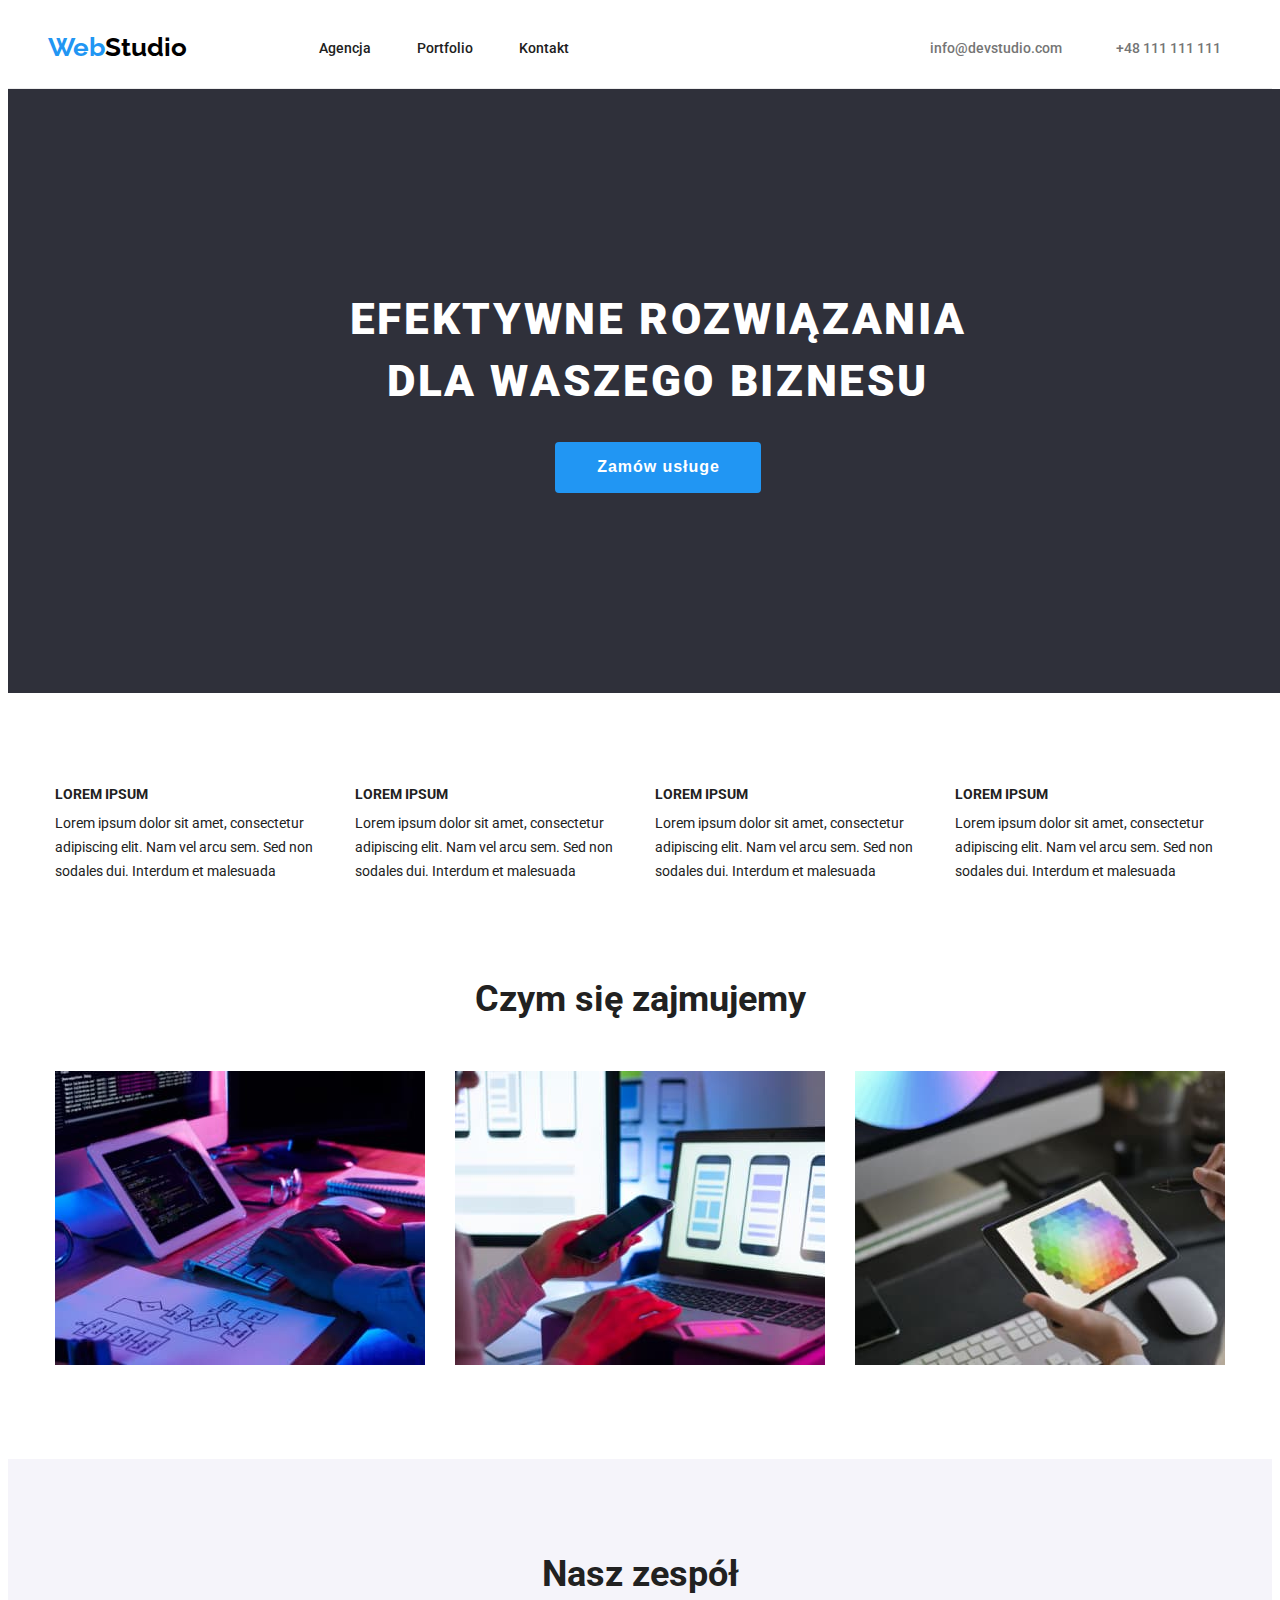
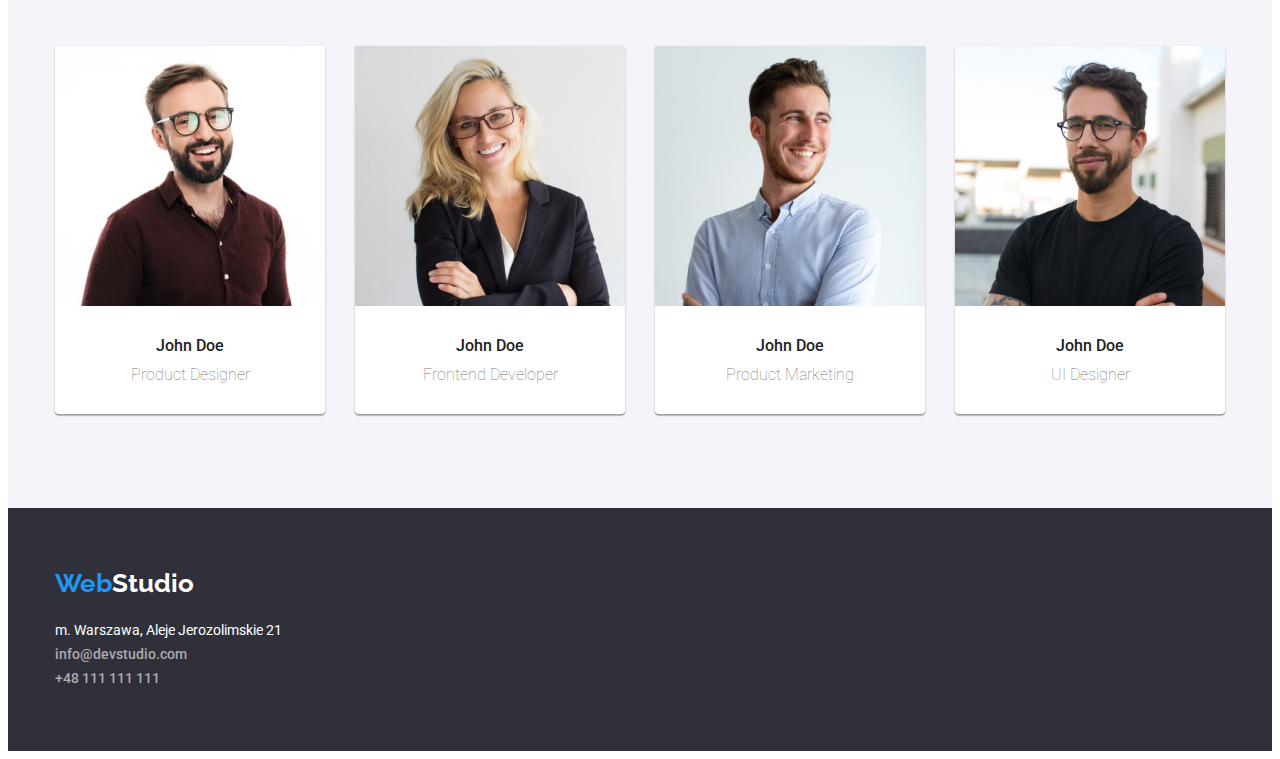
<file: index.html>
<!DOCTYPE html>
<html lang="pl">
    <head>
        <meta charset="UTF-8" />
        <meta http-equiv="X-UA-Compatible" content="IE=edge" />
        <meta name="viewport" content="width=device-width, initial-scale=1.0" />
        <title>Zadanie domowe #1</title>
        <link
            rel="stylesheet"
            href="https://cdnjs.cloudflare.com/ajax/libs/modern-normalize/1.1.0/modern-normalize.min.css"
            integrity="sha512-wpPYUAdjBVSE4KJnH1VR1HeZfpl1ub8YT/NKx4PuQ5NmX2tKuGu6U/JRp5y+Y8XG2tV+wKQpNHVUX03MfMFn9Q=="
            crossorigin="anonymous"
            referrerpolicy="no-referrer"
        />
        <link href="./css/styles.css" rel="stylesheet" />
        <link rel="preconnect" href="https://fonts.googleapis.com" />
        <link rel="preconnect" href="https://fonts.gstatic.com" crossorigin />
        <link
            href="https://fonts.googleapis.com/css2?family=Raleway:ital,wght@0,700;1,700&display=swap"
            rel="stylesheet"
        />
        <link rel="preconnect" href="https://fonts.googleapis.com" />
        <link rel="preconnect" href="https://fonts.gstatic.com" crossorigin />
        <link
            href="https://fonts.googleapis.com/css2?family=Raleway:ital,wght@0,700;1,700&family=Roboto:wght@400;500;700;900&display=swap"
            rel="stylesheet"
        />
    </head>
    <body>
        <header class="header">
            <div class="container">
                <a class="logo" href="index.html"><span class="logo-color">Web</span>Studio</a>
                <nav>
                    <ul class="nav-list">
                        <li><a class="nav-list-item" href="index.html">Agencja</a></li>
                        <li><a class="nav-list-item" href="portfolio.html">Portfolio</a></li>
                        <li><a class="nav-list-item" href="#">Kontakt</a></li>
                    </ul>
                </nav>
                <div class="contact">
                    <a class="contact-links" href="mailto:info@devstudio.com">info@devstudio.com</a>
                    <a class="contact-links" href="tel:+48111111111">+48 111 111 111</a>
                </div>
            </div>
        </header>
        <main>
            <section class="first-section section">
                <div class="container">
                    <h1 class="main-heading">
                        EFEKTYWNE ROZWIĄZANIA <br />
                        DLA WASZEGO BIZNESU
                    </h1>
                    <button type="button">Zamów usługe</button>
                </div>
            </section>
            <section class="our-strength section">
                <div class="container">
                    <ul class="our-strength-list">
                        <li class="our-strength-list-item">
                            <h3>LOREM IPSUM</h3>
                            <p>
                                Lorem ipsum dolor sit amet, consectetur adipiscing elit. Nam vel
                                arcu sem. Sed non sodales dui. Interdum et malesuada
                            </p>
                        </li>
                        <li class="our-strength-list-item">
                            <h3>LOREM IPSUM</h3>
                            <p>
                                Lorem ipsum dolor sit amet, consectetur adipiscing elit. Nam vel
                                arcu sem. Sed non sodales dui. Interdum et malesuada
                            </p>
                        </li>
                        <li class="our-strength-list-item">
                            <h3>LOREM IPSUM</h3>
                            <p>
                                Lorem ipsum dolor sit amet, consectetur adipiscing elit. Nam vel
                                arcu sem. Sed non sodales dui. Interdum et malesuada
                            </p>
                        </li>
                        <li class="our-strength-list-item">
                            <h3>LOREM IPSUM</h3>
                            <p>
                                Lorem ipsum dolor sit amet, consectetur adipiscing elit. Nam vel
                                arcu sem. Sed non sodales dui. Interdum et malesuada
                            </p>
                        </li>
                    </ul>
                </div>
            </section>
            <section class="what-we-do section">
                <div class="container">
                    <h2>Czym się zajmujemy</h2>
                    <div class="what-we-do-item">
                        <img
                            class="what-we-do-img"
                            src="./images/img1.jpg"
                            alt="Kodowanie programu"
                            width="370"
                            height="294"
                        />
                        <img
                            class="what-we-do-img"
                            src="./images/img2.jpg"
                            alt="Testowanie aplikacji mobilnej"
                            width="370"
                            height="294"
                        />
                        <img
                            class="what-we-do-img"
                            src="./images/img3.jpg"
                            alt="Tablet z paletą kolorów"
                            width="370"
                            height="294"
                        />
                    </div>
                </div>
            </section>
            <section class="our-team section">
                <div class="container">
                    <h2>Nasz zespół</h2>
                    <div class="our-team-list">
                        <figure class="our-team-item">
                            <img
                                src="./images/img4.jpg"
                                alt="zdjęcie John doe"
                                width="270"
                                height="260"
                            />
                            <figcaption>
                                <h4>John Doe</h4>
                                <p>Product Designer</p>
                            </figcaption>
                        </figure>
                        <figure class="our-team-item">
                            <img
                                src="./images/img5.jpg"
                                alt="zdjęcie John doe"
                                width="270"
                                height="260"
                            />
                            <figcaption>
                                <h4>John Doe</h4>
                                <p>Frontend Developer</p>
                            </figcaption>
                        </figure>
                        <figure class="our-team-item">
                            <img
                                src="./images/img6.jpg"
                                alt="zdjęcie John doe"
                                width="270"
                                height="260"
                            />
                            <figcaption>
                                <h4>John Doe</h4>
                                <p>Product Marketing</p>
                            </figcaption>
                        </figure>
                        <figure class="our-team-item">
                            <img
                                src="images/img7.jpg"
                                alt="zdjęcie John doe"
                                width="270"
                                height="260"
                            />
                            <figcaption>
                                <h4>John Doe</h4>
                                <p>UI Designer</p>
                            </figcaption>
                        </figure>
                    </div>
                </div>
            </section>
        </main>
        <footer class="footer">
            <div class="container">
                <a class="logo" href="index.html"
                    ><span class="logo-color">Web</span
                    ><span class="logo-color-sec">Studio</span></a
                >
                <address>
                    <p>m. Warszawa, Aleje Jerozolimskie 21</p>
                    <a class="contact-links" href="mailto:info@devstudio.com">info@devstudio.com</a>
                    <br />
                    <a class="contact-links" href="tel:+48111111111 ">+48 111 111 111</a>
                </address>
            </div>
        </footer>
    </body>
</html>
</file>
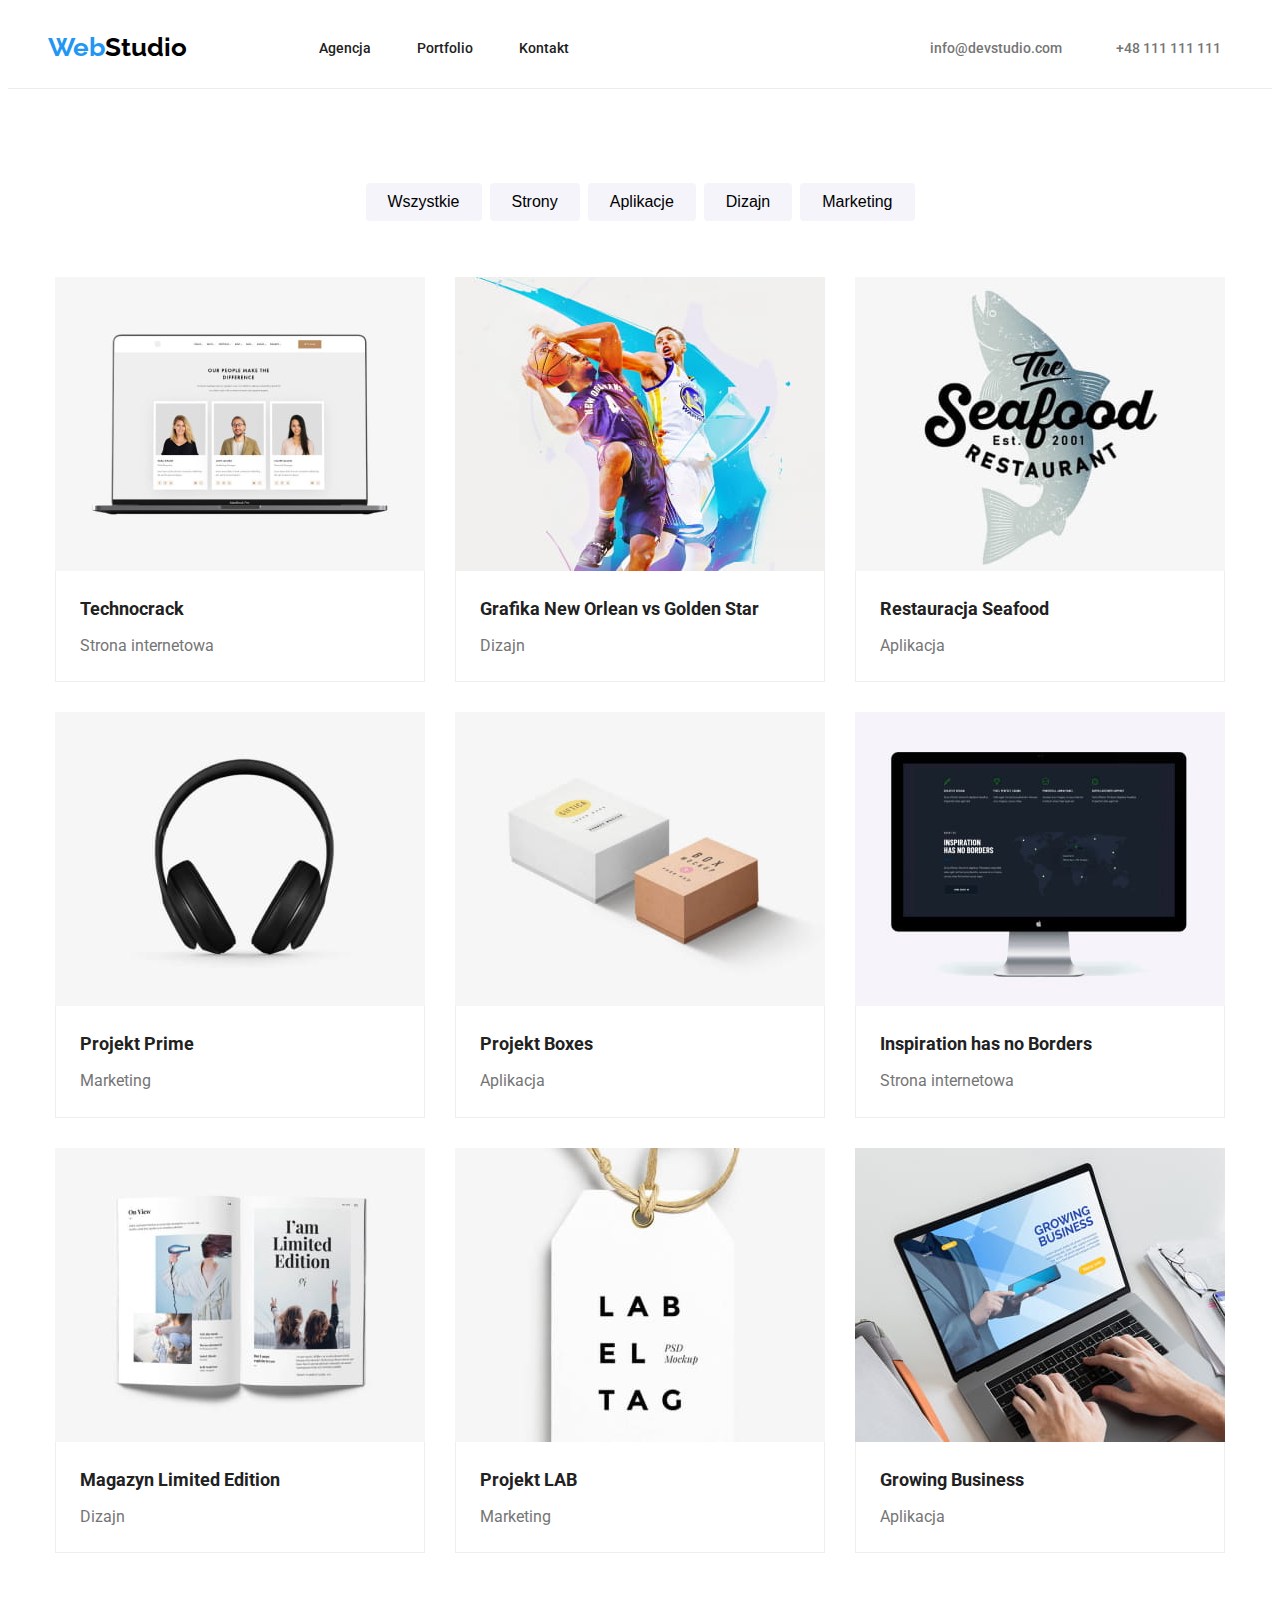
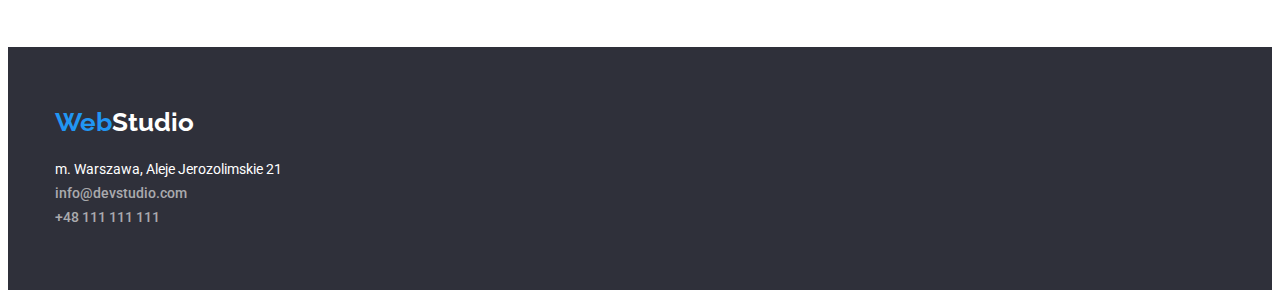
<file: portfolio.html>
<!DOCTYPE html>
<html lang="pl">
    <head>
        <meta charset="UTF-8" />
        <meta http-equiv="X-UA-Compatible" content="IE=edge" />
        <meta name="viewport" content="width=device-width, initial-scale=1.0" />
        <title>Portfolio</title>
        <link
            rel="stylesheet"
            href="https://cdnjs.cloudflare.com/ajax/libs/modern-normalize/1.1.0/modern-normalize.min.css"
            integrity="sha512-wpPYUAdjBVSE4KJnH1VR1HeZfpl1ub8YT/NKx4PuQ5NmX2tKuGu6U/JRp5y+Y8XG2tV+wKQpNHVUX03MfMFn9Q=="
            crossorigin="anonymous"
            referrerpolicy="no-referrer"
        />
        <link href="./css/styles.css" rel="stylesheet" />
        <link rel="preconnect" href="https://fonts.googleapis.com" />
        <link rel="preconnect" href="https://fonts.gstatic.com" crossorigin />
        <link
            href="https://fonts.googleapis.com/css2?family=Raleway:ital,wght@0,700;1,700&display=swap"
            rel="stylesheet"
        />
        <link rel="preconnect" href="https://fonts.googleapis.com" />
        <link rel="preconnect" href="https://fonts.gstatic.com" crossorigin />
        <link
            href="https://fonts.googleapis.com/css2?family=Raleway:ital,wght@0,700;1,700&family=Roboto:wght@400;500;700;900&display=swap"
            rel="stylesheet"
        />
    </head>
    <body>
        <header class="header">
            <div class="container">
                <a class="logo" href="index.html"><span class="logo-color">Web</span>Studio</a>
                <nav>
                    <ul class="nav-list">
                        <li><a class="nav-list-item" href="index.html">Agencja</a></li>
                        <li><a class="nav-list-item" href="portfolio.html">Portfolio</a></li>
                        <li><a class="nav-list-item" href="#">Kontakt</a></li>
                    </ul>
                </nav>
                <div class="contact">
                    <a class="contact-links" href="mailto:info@devstudio.com">info@devstudio.com</a>
                    <a class="contact-links" href="tel:+48111111111">+48 111 111 111</a>
                </div>
            </div>
        </header>
        <section class="button-section section">
            <div class="container">
                <ul class="buttons-list">
                    <li><button type="button">Wszystkie</button></li>
                    <li><button type="button">Strony</button></li>
                    <li><button type="button">Aplikacje</button></li>
                    <li><button type="button">Dizajn</button></li>
                    <li><button type="button">Marketing</button></li>
                </ul>
            </div>
        </section>
        <section class="portfolio-section section">
            <div class="container">
                <figure class="portfolio-section-item">
                    <img
                        src="./images/portfolio1.jpg"
                        alt="Laptop z stroną internetową"
                        width="370"
                        height="294"
                    />
                    <figcaption class="portfolio-section-description">
                        <h4>Technocrack</h4>
                        <p>Strona internetowa</p>
                    </figcaption>
                </figure>
                <figure class="portfolio-section-item">
                    <img
                        src="./images/portfolio2.jpg"
                        alt="Dwóch koszykarzy jeden z zepołu New Orlean, drugi z Golden Star"
                        width="370"
                        height="294"
                    />
                    <figcaption class="portfolio-section-description">
                        <h4>Grafika New Orlean vs Golden Star</h4>
                        <p>Dizajn</p>
                    </figcaption>
                </figure>
                <figure class="portfolio-section-item">
                    <img
                        src="./images/portfolio3.jpg"
                        alt="Logo restauracji z daniami z owoców morza"
                        width="370"
                        height="294"
                    />
                    <figcaption class="portfolio-section-description">
                        <h4>Restauracja Seafood</h4>
                        <p>Aplikacja</p>
                    </figcaption>
                </figure>
                <figure class="portfolio-section-item">
                    <img
                        src="./images/portfolio4.jpg"
                        alt="Słuchwki nauszne bezprzewodowe"
                        width="370"
                        height="294"
                    />
                    <figcaption class="portfolio-section-description">
                        <h4>Projekt Prime</h4>
                        <p>Marketing</p>
                    </figcaption>
                </figure>
                <figure class="portfolio-section-item">
                    <img
                        src="./images/portfolio5.jpg"
                        alt="Białe i szare pudełko"
                        width="370"
                        height="294"
                    />
                    <figcaption class="portfolio-section-description">
                        <h4>Projekt Boxes</h4>
                        <p>Aplikacja</p>
                    </figcaption>
                </figure>
                <figure class="portfolio-section-item">
                    <img
                        src="./images/portfolio6.jpg"
                        alt="Strona internetowa z grafiką mapy świata"
                        width="370"
                        height="294"
                    />
                    <figcaption class="portfolio-section-description">
                        <h4>Inspiration has no Borders</h4>
                        <p>Strona internetowa</p>
                    </figcaption>
                </figure>
                <figure class="portfolio-section-item">
                    <img
                        src="./images/portfolio7.jpg"
                        alt="Design gazety"
                        width="370"
                        height="294"
                    />
                    <figcaption class="portfolio-section-description">
                        <h4>Magazyn Limited Edition</h4>
                        <p>Dizajn</p>
                    </figcaption>
                </figure>
                <figure class="portfolio-section-item">
                    <img
                        src="./images/portfolio8.jpg"
                        alt="Etykieta z logiem firmy LAB"
                        width="370"
                        height="294"
                    />
                    <figcaption class="portfolio-section-description">
                        <h4>Projekt LAB</h4>
                        <p>Marketing</p>
                    </figcaption>
                </figure>
                <figure class="portfolio-section-item">
                    <img
                        src="./images/portfolio9.jpg"
                        alt="Strona aplikacji biznesowej"
                        width="370"
                        height="294"
                    />
                    <figcaption class="portfolio-section-description">
                        <h4>Growing Business</h4>
                        <p>Aplikacja</p>
                    </figcaption>
                </figure>
            </div>
        </section>
        <footer class="footer">
            <div class="container">
                <a class="logo" href="index.html"
                    ><span class="logo-color">Web</span
                    ><span class="logo-color-sec">Studio</span></a
                >
                <address>
                    <p>m. Warszawa, Aleje Jerozolimskie 21</p>
                    <a class="contact-links" href="mailto:info@devstudio.com">info@devstudio.com</a>
                    <br />
                    <a class="contact-links" href="tel:+48111111111 ">+48 111 111 111</a>
                </address>
            </div>
        </footer>
    </body>
</html>
</file>
<file: css/styles.css>
:root {
    --logo-color-primary: #000000;
    --brand-logo-color: #2196f3;
    --section-bg-primary: #2f303a;
    --section-bg-secondary: #f5f4fa;
    --brand-color-white: #ffffff;
    --text-color: #757575;
    --text-color-main: #212121;
    --footer-link-color: rgba(255, 255, 255, 0.6);
}
body {
    font-family: 'Roboto', sans-serif;
    background: var(--brand-color-white);
    color: var(--text-color-main);
}
h2 {
    margin-top: 0;
    margin-bottom: 50px;
    text-align: center;
}
img {
    display: block;
}
p,
h1,
h3,
h4,
ul {
    margin: 0;
    padding: 0;
}
.container {
    width: 1200px;
    margin: 0 auto;
}
.section {
    padding-top: 94px;
    padding-bottom: 94px;
}
.header {
    border-bottom: 1px solid #ececec;
}
.header > .container {
    display: flex;

    align-items: center;
    justify-content: space-between;
    padding-left: 15px;
    padding-top: 24px;
    padding-bottom: 25px;
}
.logo {
    color: var(--logo-color-primary);
    font-family: 'Raleway';
    font-weight: 700;
    font-size: 26px;
    line-height: 1.2;
    text-decoration: none;
    margin-right: 93px;
}
.logo-color {
    color: var(--brand-logo-color);
}
.logo-color-sec {
    color: var(--brand-color-white);
}
.nav-list {
    list-style-type: none;
    display: flex;
}
.nav-list-item {
    color: var(--text-color-main);
    font-weight: 500;
    font-size: 14px;
    line-height: 1.1;
    text-decoration: none;
    margin-right: 46px;
}
.nav-list:last-child {
    margin-right: 275px;
}
.nav-list-item:focus,
.nav-list-item:hover {
    color: var(--brand-logo-color);
}
.contact-links {
    color: var(--text-color);
    font-weight: 500;
    font-size: 14px;
    line-height: 1.1;
    text-decoration: none;
}
.contact-links:last-child {
    margin-right: 27px;
    margin-left: 50px;
}
.contact-links:focus,
.contact-links:hover {
    color: var(--brand-logo-color);
}
.first-section {
    background-color: var(--section-bg-primary);
    padding-top: 200px;
    padding-bottom: 200px;
    min-width: 1300px;
}
.first-section .container {
    display: flex;
    flex-direction: column;
    align-items: center;
}
.main-heading {
    color: var(--brand-color-white);
    font-weight: 900;
    font-size: 44px;
    line-height: 1.4;
    letter-spacing: 0.06em;
    text-align: center;
    text-transform: uppercase;
    margin-bottom: 30px;
}
.first-section button {
    cursor: pointer;
    text-align: center;
    font-size: 16px;
    font-weight: 700;
    line-height: 1.9;
    letter-spacing: 0.06em;
    color: var(--brand-color-white);
    background: var(--brand-logo-color);
    border: none;
    border-radius: 4px;
    padding: 10px 41px 10px 42px;
}
.our-strength {
    padding-bottom: 0;
}
.our-strength-list {
    list-style-type: none;
    display: flex;
}
.our-strength-list-item {
    margin: 0 15px;
}
.our-strength-list h3 {
    line-height: 1.1;
    font-size: 14px;

    margin-bottom: 10px;
}
.our-strength-list p {
    font-size: 14px;
    line-height: 1.7;
}
.what-we-do {
    margin: 0;
}
.what-we-do h2 {
    line-height: 1.2;
    font-size: 36px;
}
.what-we-do-item {
    display: flex;
}
.what-we-do-img {
    margin-right: 15px;
    margin-left: 15px;
}
.our-team {
    background-color: var(--section-bg-secondary);
    min-width: 1200px;
}
.our-team-list {
    display: flex;
    text-align: center;
}
.our-team h2 {
    line-height: 1.2;
    font-size: 36px;
}
.our-team-item {
    margin: 0 15px;
    background-color: var(--brand-color-white);
    box-shadow: 0px 1px 3px rgba(0, 0, 0, 0.12), 0px 1px 1px rgba(0, 0, 0, 0.14),
        0px 2px 1px rgba(0, 0, 0, 0.2);
    border-radius: 0px 0px 4px 4px;
}
.our-team h4 {
    line-height: 1.2;
    font-weight: 500;
    margin-top: 30px;
    margin-bottom: 10px;
}
.our-team p {
    color: var(--text-color);
    font-size: 16px;
    font-weight: 1.2;
    margin-bottom: 30px;
}
.footer {
    min-width: 1200px;
    background-color: var(--section-bg-primary);
    padding-top: 60px;
    padding-bottom: 60px;
}
.footer .logo {
    margin-left: 15px;
}
.footer p {
    line-height: 1.7;
    font-size: 14px;
    color: var(--brand-color-white);
    font-style: normal;
    margin: 20px 0 0 15px;
}
.footer .contact-links {
    color: var(--footer-link-color);
    font-size: 14px;
    line-height: 1.7;
    font-style: normal;
    margin-top: 9px;
    margin-left: 15px;
}
.footer .contact-links:hover,
.footer .contact-links:focus {
    color: var(--brand-logo-color);
}
.button-section {
    padding-bottom: 56px;
}
.buttons-list {
    list-style-type: none;
    display: flex;
    justify-content: center;
    gap: 8px;
}
.buttons-list button {
    font-size: 16px;
    line-height: 1.6;
    cursor: pointer;
    text-align: center;
    font-weight: 500;
    background-color: var(--section-bg-secondary);
    border-radius: 4px;
    border: none;
    padding: 6px 22px;
}
.buttons-list button:focus,
.buttons-list button:hover {
    color: var(--brand-color-white);
    background: var(--brand-logo-color);
    box-shadow: 0px 3px 1px rgba(0, 0, 0, 0.1), 0px 1px 2px rgba(0, 0, 0, 0.08),
        0px 2px 2px rgba(0, 0, 0, 0.12);
    border-radius: 4px;
}
.portfolio-section {
    padding-top: 0;
}
.portfolio-section .container {
    display: flex;
    flex-wrap: wrap;
    justify-content: center;
    row-gap: 30px;
    column-gap: 30px;
    padding-top: 0;
}
.portfolio-section-item {
    margin: 0;
    padding: 0;
}
.portfolio-section-description {
    margin: 0;
    padding: 20px 24px;
    border-right: 1px solid #eeeeee;
    border-left: 1px solid #eeeeee;
    border-bottom: 1px solid #eeeeee;
}
.portfolio-section h4 {
    line-height: 2;
    font-size: 18px;
    margin-bottom: 4px;
}
.portfolio-section p {
    line-height: 1.9;
    color: var(--text-color);
}
</file>
